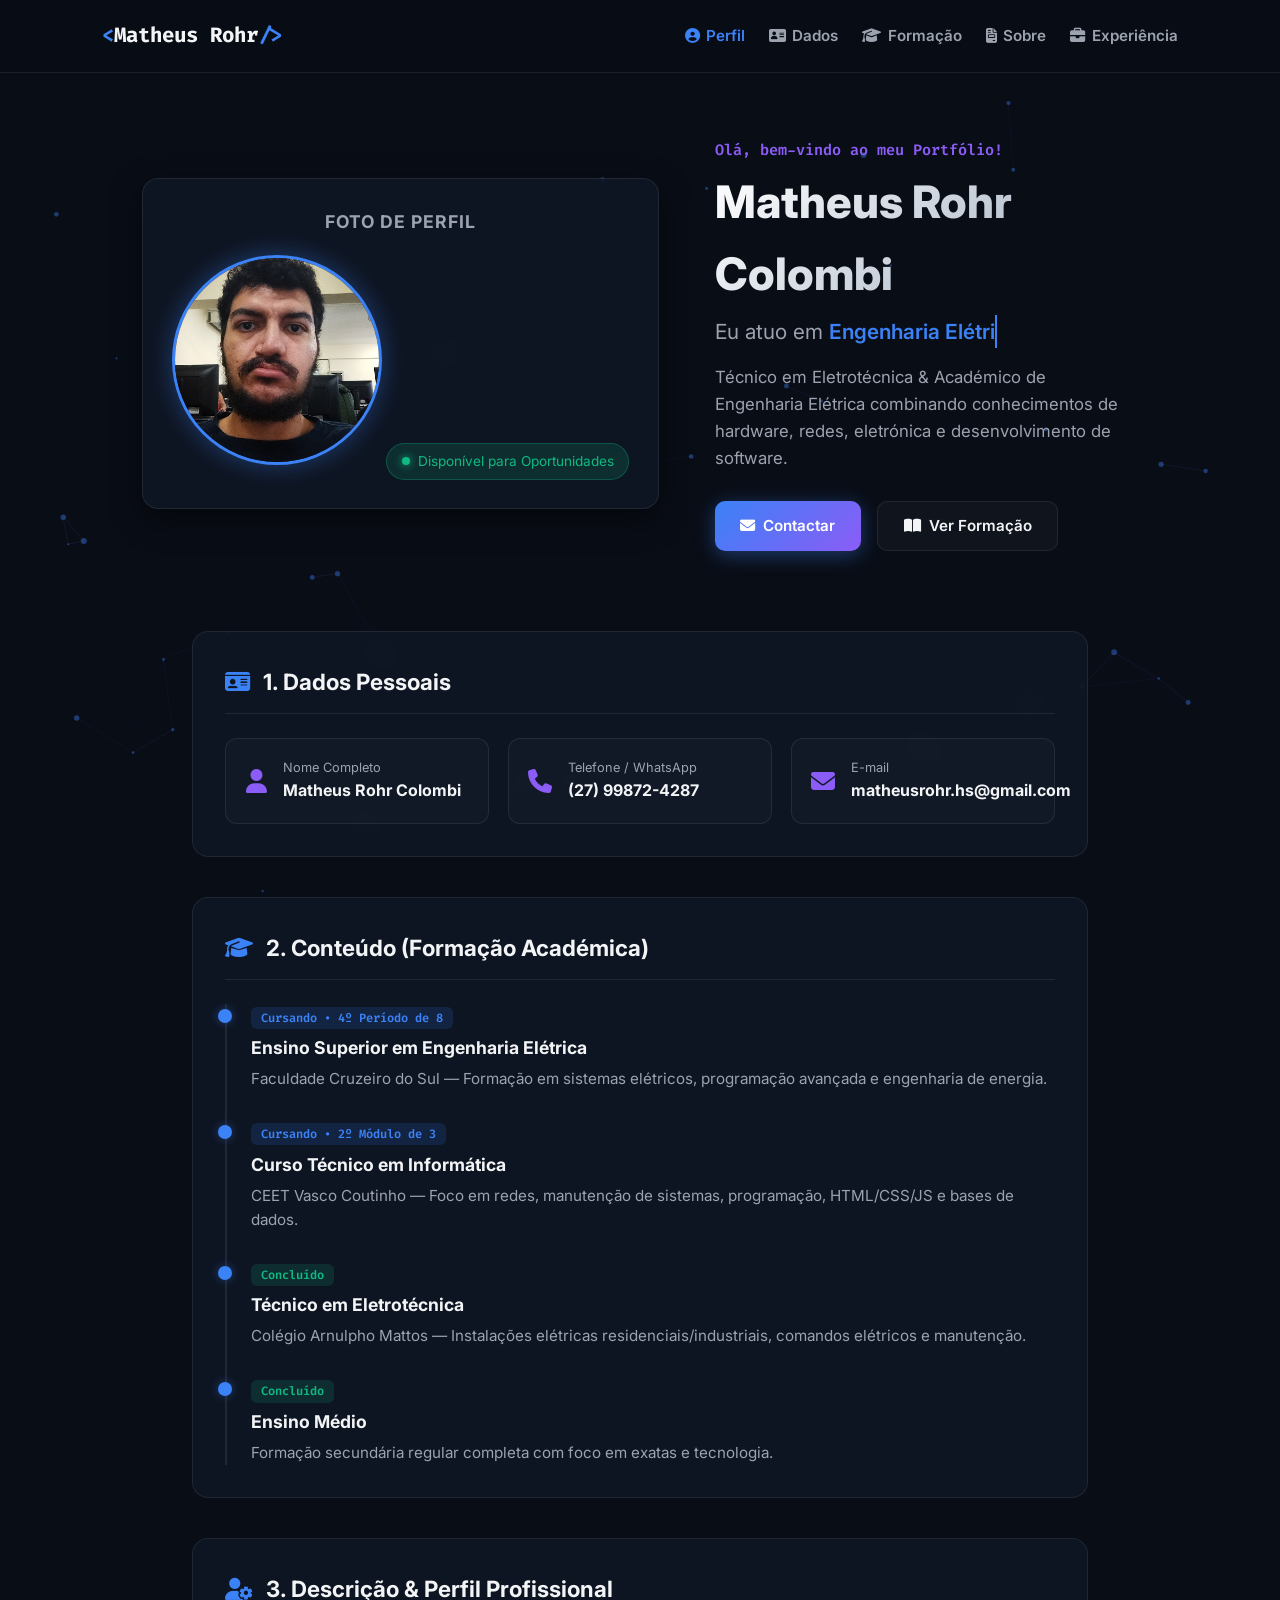
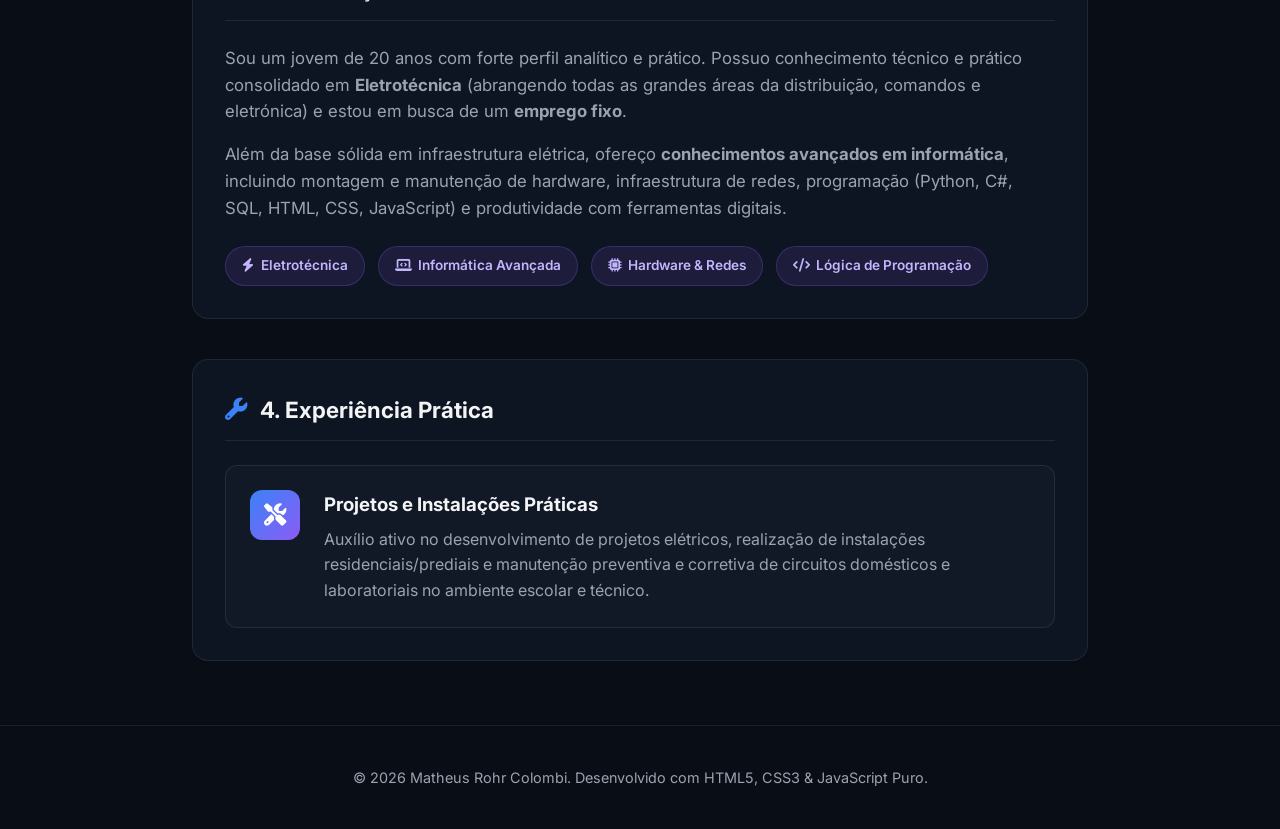
<file: index.html>
<!DOCTYPE html>
<html lang="pt-BR">
<head>
    <meta charset="UTF-8">
    <meta name="viewport" content="width=device-width, initial-scale=1.0">
    <title>Matheus Rohr Colombi | Portfólio Acadêmico & Profissional</title>
    
    <!-- Google Fonts & Font Awesome Icons -->
    <link rel="preconnect" href="https://fonts.googleapis.com">
    <link rel="preconnect" href="https://fonts.gstatic.com" crossorigin>
    <link href="https://fonts.googleapis.com/css2?family=Fira+Code:wght@400;600&family=Inter:wght@300;400;600;700;800&display=swap" rel="stylesheet">
    <link rel="stylesheet" href="https://cdnjs.cloudflare.com/ajax/libs/font-awesome/6.4.0/css/all.min.css">
    
    <link rel="stylesheet" href="style.css">
</head>
<body>

    <!-- Fundo de Partículas em Canvas -->
    <canvas id="bg-canvas"></canvas>

    <!-- Barra de Navegação -->
    <nav class="navbar">
        <div class="nav-brand">
            <span class="code-bracket">&lt;</span>Matheus Rohr<span class="code-bracket">/&gt;</span>
        </div>
        <ul class="nav-links">
            <li><a href="#perfil" class="nav-link active"><i class="fa-solid fa-user-circle"></i> Perfil</a></li>
            <li><a href="#dados-pessoais" class="nav-link"><i class="fa-solid fa-address-card"></i> Dados</a></li>
            <li><a href="#formacao" class="nav-link"><i class="fa-solid fa-graduation-cap"></i> Formação</a></li>
            <li><a href="#descricao" class="nav-link"><i class="fa-solid fa-file-invoice"></i> Sobre</a></li>
            <li><a href="#experiencia" class="nav-link"><i class="fa-solid fa-briefcase"></i> Experiência</a></li>
        </ul>
    </nav>

    <!-- Secção Hero / Perfil -->
    <header id="perfil" class="hero-section">
        <div class="hero-content">
            <div class="profile-card">
                <h2>Foto de perfil</h2>
                <div class="profile-img-wrapper">
                    <img src="perfil.png" alt="Foto de Matheus Rohr Colombi" class="foto-perfil">
                    <div class="status-badge" title="Disponível para emprego fixo">
                        <span class="status-dot"></span> Disponível para Oportunidades
                    </div>
                </div>
            </div>

            <div class="hero-text">
                <span class="greeting-tag">Olá, bem-vindo ao meu Portfólio!</span>
                <h1>Matheus Rohr Colombi</h1>
                <h3 class="typing-container">
                    Eu atuo em <span id="typing-text"></span><span class="cursor">&nbsp;</span>
                </h3>
                <p class="hero-summary">
                    Técnico em Eletrotécnica & Académico de Engenharia Elétrica combinando conhecimentos de hardware, redes, eletrónica e desenvolvimento de software.
                </p>
                <div class="hero-actions">
                    <a href="#dados-pessoais" class="btn btn-primary"><i class="fa-solid fa-envelope"></i> Contactar</a>
                    <a href="#formacao" class="btn btn-outline"><i class="fa-solid fa-book-open"></i> Ver Formação</a>
                </div>
            </div>
        </div>
    </header>

    <!-- Conteúdo Principal -->
    <main class="container">

        <!-- 1. Dados Pessoais -->
        <section id="dados-pessoais" class="card-section">
            <div class="section-header">
                <i class="fa-solid fa-id-card section-icon"></i>
                <h2>1. Dados Pessoais</h2>
            </div>
            <div class="personal-grid">
                <div class="info-box">
                    <i class="fa-solid fa-user info-icon"></i>
                    <div>
                        <span class="info-label">Nome Completo</span>
                        <strong class="info-val">Matheus Rohr Colombi</strong>
                    </div>
                </div>
                <div class="info-box">
                    <i class="fa-solid fa-phone info-icon"></i>
                    <div>
                        <span class="info-label">Telefone / WhatsApp</span>
                        <strong class="info-val"><a href="https://wa.me/5527998724287" target="_blank">(27) 99872-4287</a></strong>
                    </div>
                </div>
                <div class="info-box">
                    <i class="fa-solid fa-envelope info-icon"></i>
                    <div>
                        <span class="info-label">E-mail</span>
                        <strong class="info-val"><a href="mailto:matheusrohr.hs@gmail.com">matheusrohr.hs@gmail.com</a></strong>
                    </div>
                </div>
            </div>
        </section>

        <!-- 2. Conteúdo / Formação Académica -->
        <section id="formacao" class="card-section">
            <div class="section-header">
                <i class="fa-solid fa-graduation-cap section-icon"></i>
                <h2>2. Conteúdo (Formação Académica)</h2>
            </div>
            
            <div class="timeline">
                <div class="timeline-item">
                    <div class="timeline-dot"></div>
                    <div class="timeline-content">
                        <span class="timeline-tag tag-progress">Cursando • 4º Período de 8</span>
                        <h3>Ensino Superior em Engenharia Elétrica</h3>
                        <p>Faculdade Cruzeiro do Sul — Formação em sistemas elétricos, programação avançada e engenharia de energia.</p>
                    </div>
                </div>

                <div class="timeline-item">
                    <div class="timeline-dot"></div>
                    <div class="timeline-content">
                        <span class="timeline-tag tag-progress">Cursando • 2º Módulo de 3</span>
                        <h3>Curso Técnico em Informática</h3>
                        <p>CEET Vasco Coutinho — Foco em redes, manutenção de sistemas, programação, HTML/CSS/JS e bases de dados.</p>
                    </div>
                </div>

                <div class="timeline-item">
                    <div class="timeline-dot"></div>
                    <div class="timeline-content">
                        <span class="timeline-tag tag-complete">Concluído</span>
                        <h3>Técnico em Eletrotécnica</h3>
                        <p>Colégio Arnulpho Mattos — Instalações elétricas residenciais/industriais, comandos elétricos e manutenção.</p>
                    </div>
                </div>

                <div class="timeline-item">
                    <div class="timeline-dot"></div>
                    <div class="timeline-content">
                        <span class="timeline-tag tag-complete">Concluído</span>
                        <h3>Ensino Médio</h3>
                        <p>Formação secundária regular completa com foco em exatas e tecnologia.</p>
                    </div>
                </div>
            </div>
        </section>

        <!-- 3. Descrição -->
        <section id="descricao" class="card-section">
            <div class="section-header">
                <i class="fa-solid fa-user-gear section-icon"></i>
                <h2>3. Descrição & Perfil Profissional</h2>
            </div>
            <div class="description-content">
                <p>
                    Sou um jovem de 20 anos com forte perfil analítico e prático. Possuo conhecimento técnico e prático consolidado em <strong>Eletrotécnica</strong> (abrangendo todas as grandes áreas da distribuição, comandos e eletrónica) e estou em busca de um <strong>emprego fixo</strong>.
                </p>
                <p>
                    Além da base sólida em infraestrutura elétrica, ofereço <strong>conhecimentos avançados em informática</strong>, incluindo montagem e manutenção de hardware, infraestrutura de redes, programação (Python, C#, SQL, HTML, CSS, JavaScript) e produtividade com ferramentas digitais.
                </p>
                <div class="badges-group">
                    <span class="skill-badge"><i class="fa-solid fa-bolt"></i> Eletrotécnica</span>
                    <span class="skill-badge"><i class="fa-solid fa-laptop-code"></i> Informática Avançada</span>
                    <span class="skill-badge"><i class="fa-solid fa-microchip"></i> Hardware & Redes</span>
                    <span class="skill-badge"><i class="fa-solid fa-code"></i> Lógica de Programação</span>
                </div>
            </div>
        </section>

        <!-- 4. Experiência -->
        <section id="experiencia" class="card-section">
            <div class="section-header">
                <i class="fa-solid fa-wrench section-icon"></i>
                <h2>4. Experiência Prática</h2>
            </div>
            <div class="experience-box">
                <div class="exp-icon-wrapper">
                    <i class="fa-solid fa-screwdriver-wrench"></i>
                </div>
                <div class="exp-details">
                    <h3>Projetos e Instalações Práticas</h3>
                    <p>
                        Auxílio ativo no desenvolvimento de projetos elétricos, realização de instalações residenciais/prediais e manutenção preventiva e corretiva de circuitos domésticos e laboratoriais no ambiente escolar e técnico.
                    </p>
                </div>
            </div>
        </section>

    </main>

    <!-- Rodapé -->
    <footer>
        <p>&copy; 2026 Matheus Rohr Colombi. Desenvolvido com HTML5, CSS3 & JavaScript Puro.</p>
    </footer>

    <script src="script.js"></script>
</body>
</html>
</file>
<file: style.css>
/* --- Variáveis Globais & Tema Dark Interativo --- */
:root {
    --bg-dark: #090d16;
    --card-bg: rgba(17, 24, 39, 0.75);
    --card-border: rgba(255, 255, 255, 0.08);
    --primary: #3b82f6;
    --primary-glow: rgba(59, 130, 246, 0.4);
    --accent: #8b5cf6;
    --accent-glow: rgba(139, 92, 246, 0.4);
    --text-main: #f3f4f6;
    --text-muted: #9ca3af;
    --success: #10b981;
    --radius: 16px;
    --font-main: 'Inter', sans-serif;
    --font-code: 'Fira Code', monospace;
}

* {
    margin: 0;
    padding: 0;
    box-sizing: border-box;
    scroll-behavior: smooth;
}

body {
    background-color: var(--bg-dark);
    color: var(--text-main);
    font-family: var(--font-main);
    line-height: 1.6;
    overflow-x: hidden;
    position: relative;
}

/* Canvas do Fundo */
#bg-canvas {
    position: fixed;
    top: 0;
    left: 0;
    width: 100vw;
    height: 100vh;
    z-index: -1;
    pointer-events: none;
}

/* Barra de Navegação */
.navbar {
    position: sticky;
    top: 0;
    z-index: 100;
    display: flex;
    justify-content: space-between;
    align-items: center;
    padding: 1.2rem 8%;
    background: rgba(9, 13, 22, 0.85);
    backdrop-filter: blur(12px);
    border-bottom: 1px solid var(--card-border);
}

.nav-brand {
    font-family: var(--font-code);
    font-size: 1.3rem;
    font-weight: 700;
    color: var(--text-main);
}

.code-bracket {
    color: var(--primary);
}

.nav-links {
    display: flex;
    list-style: none;
    gap: 1.5rem;
}

.nav-link {
    color: var(--text-muted);
    text-decoration: none;
    font-size: 0.95rem;
    font-weight: 600;
    transition: all 0.3s ease;
    display: flex;
    align-items: center;
    gap: 0.4rem;
}

.nav-link:hover, .nav-link.active {
    color: var(--primary);
}

/* Hero Section */
.hero-section {
    padding: 4rem 8% 3rem 8%;
    max-width: 1200px;
    margin: 0 auto;
}

.hero-content {
    display: flex;
    align-items: center;
    gap: 3.5rem;
    flex-wrap: wrap;
}

.profile-card {
    text-align: center;
    background: var(--card-bg);
    border: 1px solid var(--card-border);
    padding: 1.8rem;
    border-radius: var(--radius);
    backdrop-filter: blur(10px);
    box-shadow: 0 10px 30px rgba(0, 0, 0, 0.5);
}

.profile-card h2 {
    font-size: 1.1rem;
    color: var(--text-muted);
    margin-bottom: 1.2rem;
    text-transform: uppercase;
    letter-spacing: 1px;
}

.profile-img-wrapper {
    position: relative;
    display: inline-block;
}

.foto-perfil {
    width: 210px;
    height: 210px;
    border-radius: 50%;
    object-fit: cover;
    border: 3px solid var(--primary);
    box-shadow: 0 0 25px var(--primary-glow);
    transition: transform 0.4s ease;
}

.profile-card:hover .foto-perfil {
    transform: scale(1.04);
}

.status-badge {
    margin-top: 1.2rem;
    font-size: 0.85rem;
    background: rgba(16, 185, 129, 0.15);
    color: var(--success);
    border: 1px solid rgba(16, 185, 129, 0.3);
    padding: 0.4rem 0.9rem;
    border-radius: 20px;
    display: inline-flex;
    align-items: center;
    gap: 0.5rem;
}

.status-dot {
    width: 8px;
    height: 8px;
    background-color: var(--success);
    border-radius: 50%;
    box-shadow: 0 0 8px var(--success);
}

.hero-text {
    flex: 1;
    min-width: 300px;
}

.greeting-tag {
    color: var(--accent);
    font-family: var(--font-code);
    font-size: 0.95rem;
    font-weight: 600;
}

.hero-text h1 {
    font-size: 2.8rem;
    font-weight: 800;
    margin: 0.3rem 0;
    background: linear-gradient(135deg, #ffffff 0%, #94a3b8 100%);
    -webkit-background-clip: text;
    -webkit-text-fill-color: transparent;
}

.typing-container {
    font-size: 1.3rem;
    color: var(--text-muted);
    font-weight: 400;
    margin-bottom: 1rem;
}

#typing-text {
    color: var(--primary);
    font-weight: 600;
}

.cursor {
    display: inline-block;
    background-color: var(--primary);
    width: 2px;
    animation: blink 0.8s infinite;
}

@keyframes blink {
    0%, 100% { opacity: 1; }
    50% { opacity: 0; }
}

.hero-summary {
    color: var(--text-muted);
    font-size: 1.05rem;
    margin-bottom: 1.8rem;
    max-width: 600px;
}

.hero-actions {
    display: flex;
    gap: 1rem;
}

.btn {
    padding: 0.75rem 1.6rem;
    border-radius: 10px;
    text-decoration: none;
    font-weight: 600;
    font-size: 0.95rem;
    display: inline-flex;
    align-items: center;
    gap: 0.5rem;
    transition: all 0.3s ease;
}

.btn-primary {
    background: linear-gradient(135deg, var(--primary), var(--accent));
    color: #fff;
    box-shadow: 0 4px 20px var(--primary-glow);
}

.btn-primary:hover {
    transform: translateY(-2px);
    box-shadow: 0 6px 25px var(--accent-glow);
}

.btn-outline {
    border: 1px solid var(--card-border);
    color: var(--text-main);
    background: rgba(255, 255, 255, 0.03);
}

.btn-outline:hover {
    background: rgba(255, 255, 255, 0.08);
    border-color: var(--primary);
}

/* Container de Conteúdo */
.container {
    max-width: 1100px;
    margin: 2rem auto;
    padding: 0 8%;
    display: flex;
    flex-direction: column;
    gap: 2.5rem;
}

/* Cards de Secção */
.card-section {
    background: var(--card-bg);
    border: 1px solid var(--card-border);
    border-radius: var(--radius);
    padding: 2rem;
    backdrop-filter: blur(10px);
    transition: transform 0.3s ease, border-color 0.3s ease;
}

.card-section:hover {
    border-color: rgba(59, 130, 246, 0.3);
}

.section-header {
    display: flex;
    align-items: center;
    gap: 0.8rem;
    margin-bottom: 1.5rem;
    border-bottom: 1px solid var(--card-border);
    padding-bottom: 0.8rem;
}

.section-icon {
    font-size: 1.4rem;
    color: var(--primary);
}

.section-header h2 {
    font-size: 1.4rem;
    font-weight: 700;
}

/* 1. Grid de Dados Pessoais */
.personal-grid {
    display: grid;
    grid-template-columns: repeat(auto-fit, minmax(250px, 1fr));
    gap: 1.2rem;
}

.info-box {
    background: rgba(255, 255, 255, 0.02);
    border: 1px solid var(--card-border);
    padding: 1.2rem;
    border-radius: 12px;
    display: flex;
    align-items: center;
    gap: 1rem;
}

.info-icon {
    font-size: 1.5rem;
    color: var(--accent);
}

.info-label {
    display: block;
    font-size: 0.8rem;
    color: var(--text-muted);
}

.info-val a {
    color: var(--text-main);
    text-decoration: none;
    transition: color 0.3s ease;
}

.info-val a:hover {
    color: var(--primary);
}

/* 2. Timeline de Formação */
.timeline {
    position: relative;
    padding-left: 1.5rem;
    border-left: 2px solid var(--card-border);
    display: flex;
    flex-direction: column;
    gap: 1.8rem;
}

.timeline-item {
    position: relative;
}

.timeline-dot {
    position: absolute;
    left: -2.1rem;
    top: 0.3rem;
    width: 14px;
    height: 14px;
    border-radius: 50%;
    background: var(--primary);
    box-shadow: 0 0 10px var(--primary-glow);
}

.timeline-content h3 {
    font-size: 1.1rem;
    margin: 0.3rem 0;
}

.timeline-content p {
    color: var(--text-muted);
    font-size: 0.95rem;
}

.timeline-tag {
    font-size: 0.75rem;
    font-family: var(--font-code);
    padding: 0.2rem 0.6rem;
    border-radius: 6px;
    font-weight: 600;
}

.tag-progress {
    background: rgba(59, 130, 246, 0.15);
    color: var(--primary);
}

.tag-complete {
    background: rgba(16, 185, 129, 0.15);
    color: var(--success);
}

/* 3. Descrição */
.description-content p {
    margin-bottom: 1rem;
    color: var(--text-muted);
    font-size: 1.05rem;
}

.badges-group {
    display: flex;
    flex-wrap: wrap;
    gap: 0.8rem;
    margin-top: 1.5rem;
}

.skill-badge {
    background: rgba(139, 92, 246, 0.12);
    color: #c4b5fd;
    border: 1px solid rgba(139, 92, 246, 0.25);
    padding: 0.5rem 1rem;
    border-radius: 20px;
    font-size: 0.85rem;
    font-weight: 600;
    display: flex;
    align-items: center;
    gap: 0.4rem;
}

/* 4. Experiência */
.experience-box {
    display: flex;
    gap: 1.5rem;
    align-items: flex-start;
    background: rgba(255, 255, 255, 0.02);
    border: 1px solid var(--card-border);
    padding: 1.5rem;
    border-radius: 12px;
}

.exp-icon-wrapper {
    background: linear-gradient(135deg, var(--primary), var(--accent));
    width: 50px;
    height: 50px;
    border-radius: 12px;
    display: flex;
    align-items: center;
    justify-content: center;
    font-size: 1.4rem;
    color: #fff;
    flex-shrink: 0;
}

.exp-details h3 {
    margin-bottom: 0.4rem;
}

.exp-details p {
    color: var(--text-muted);
}

/* Rodapé */
footer {
    text-align: center;
    padding: 2.5rem 1rem;
    color: var(--text-muted);
    font-size: 0.9rem;
    border-top: 1px solid var(--card-border);
    margin-top: 4rem;
}

/* Responsividade */
@media (max-width: 768px) {
    .nav-links { display: none; }
    .hero-content { flex-direction: column; text-align: center; }
    .hero-summary { margin: 0 auto 1.8rem auto; }
    .hero-actions { justify-content: center; }
    .experience-box { flex-direction: column; text-align: center; align-items: center; }
}
</file>
